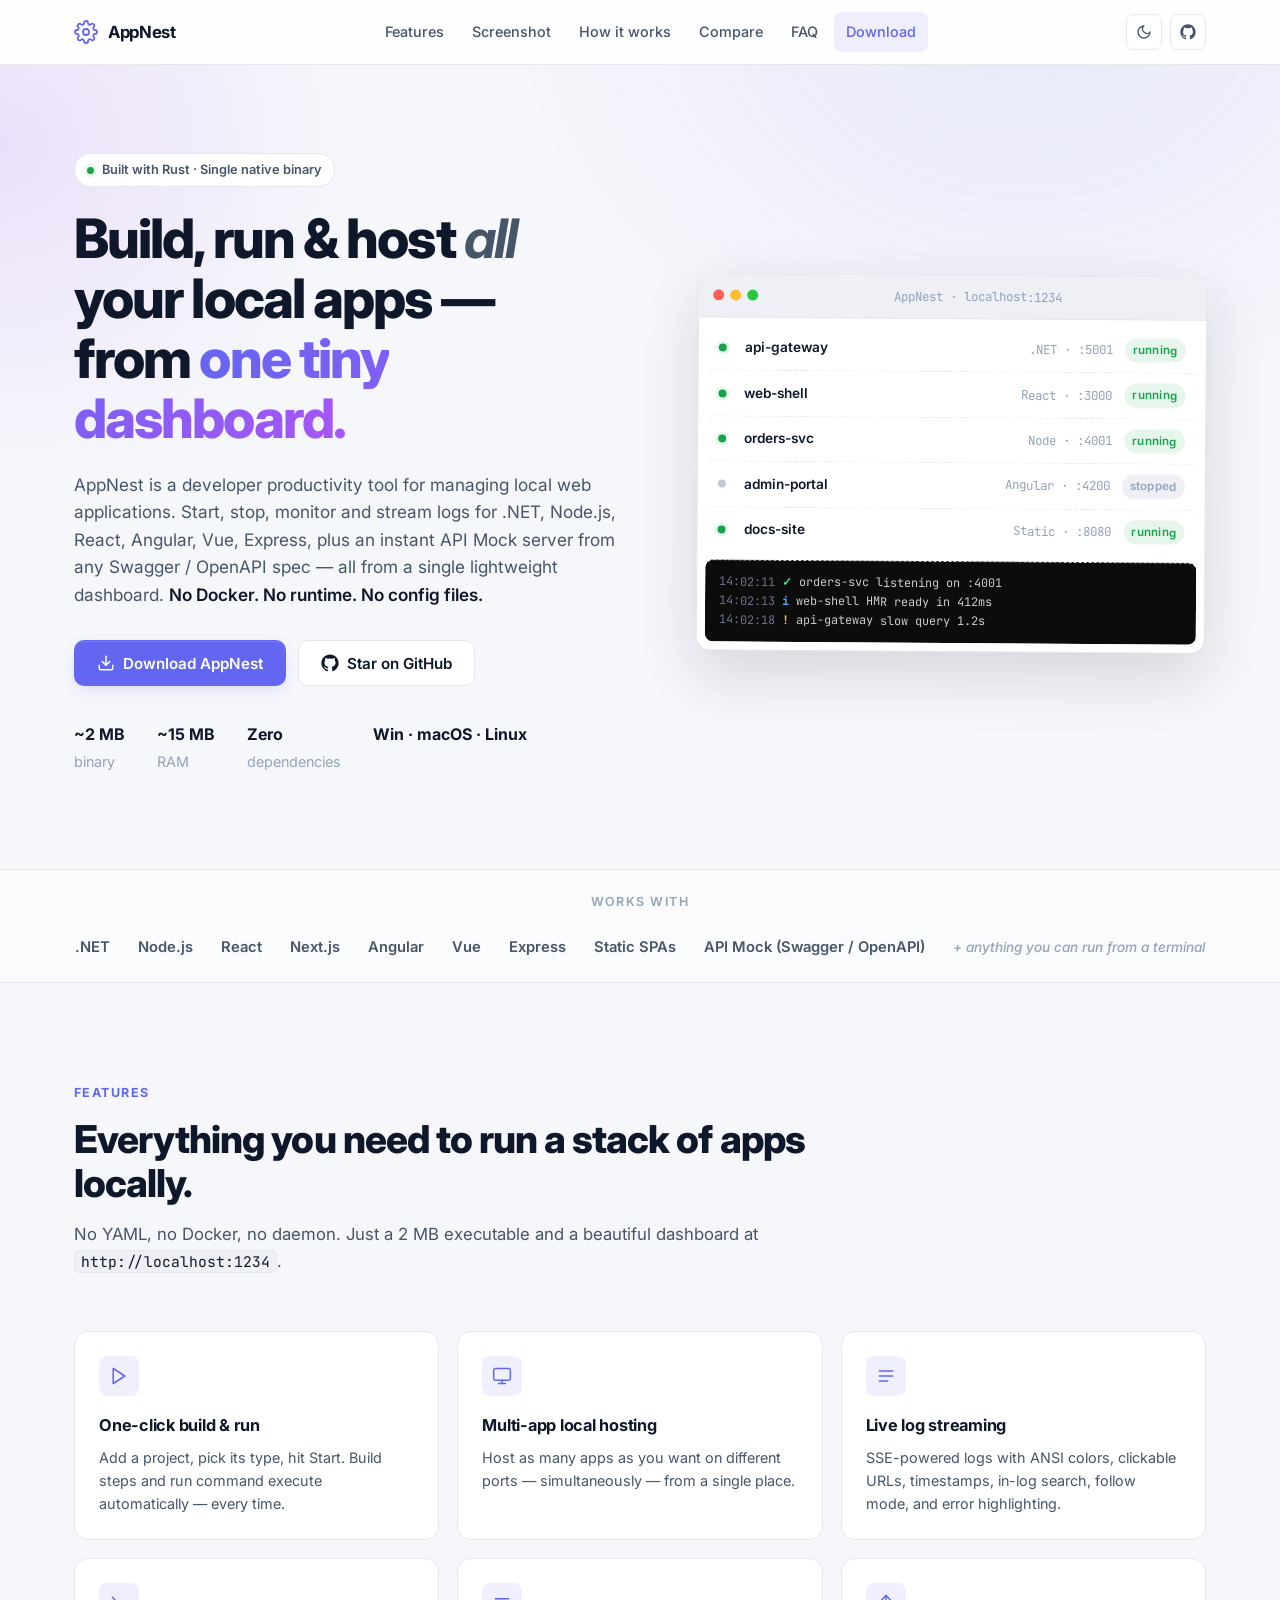
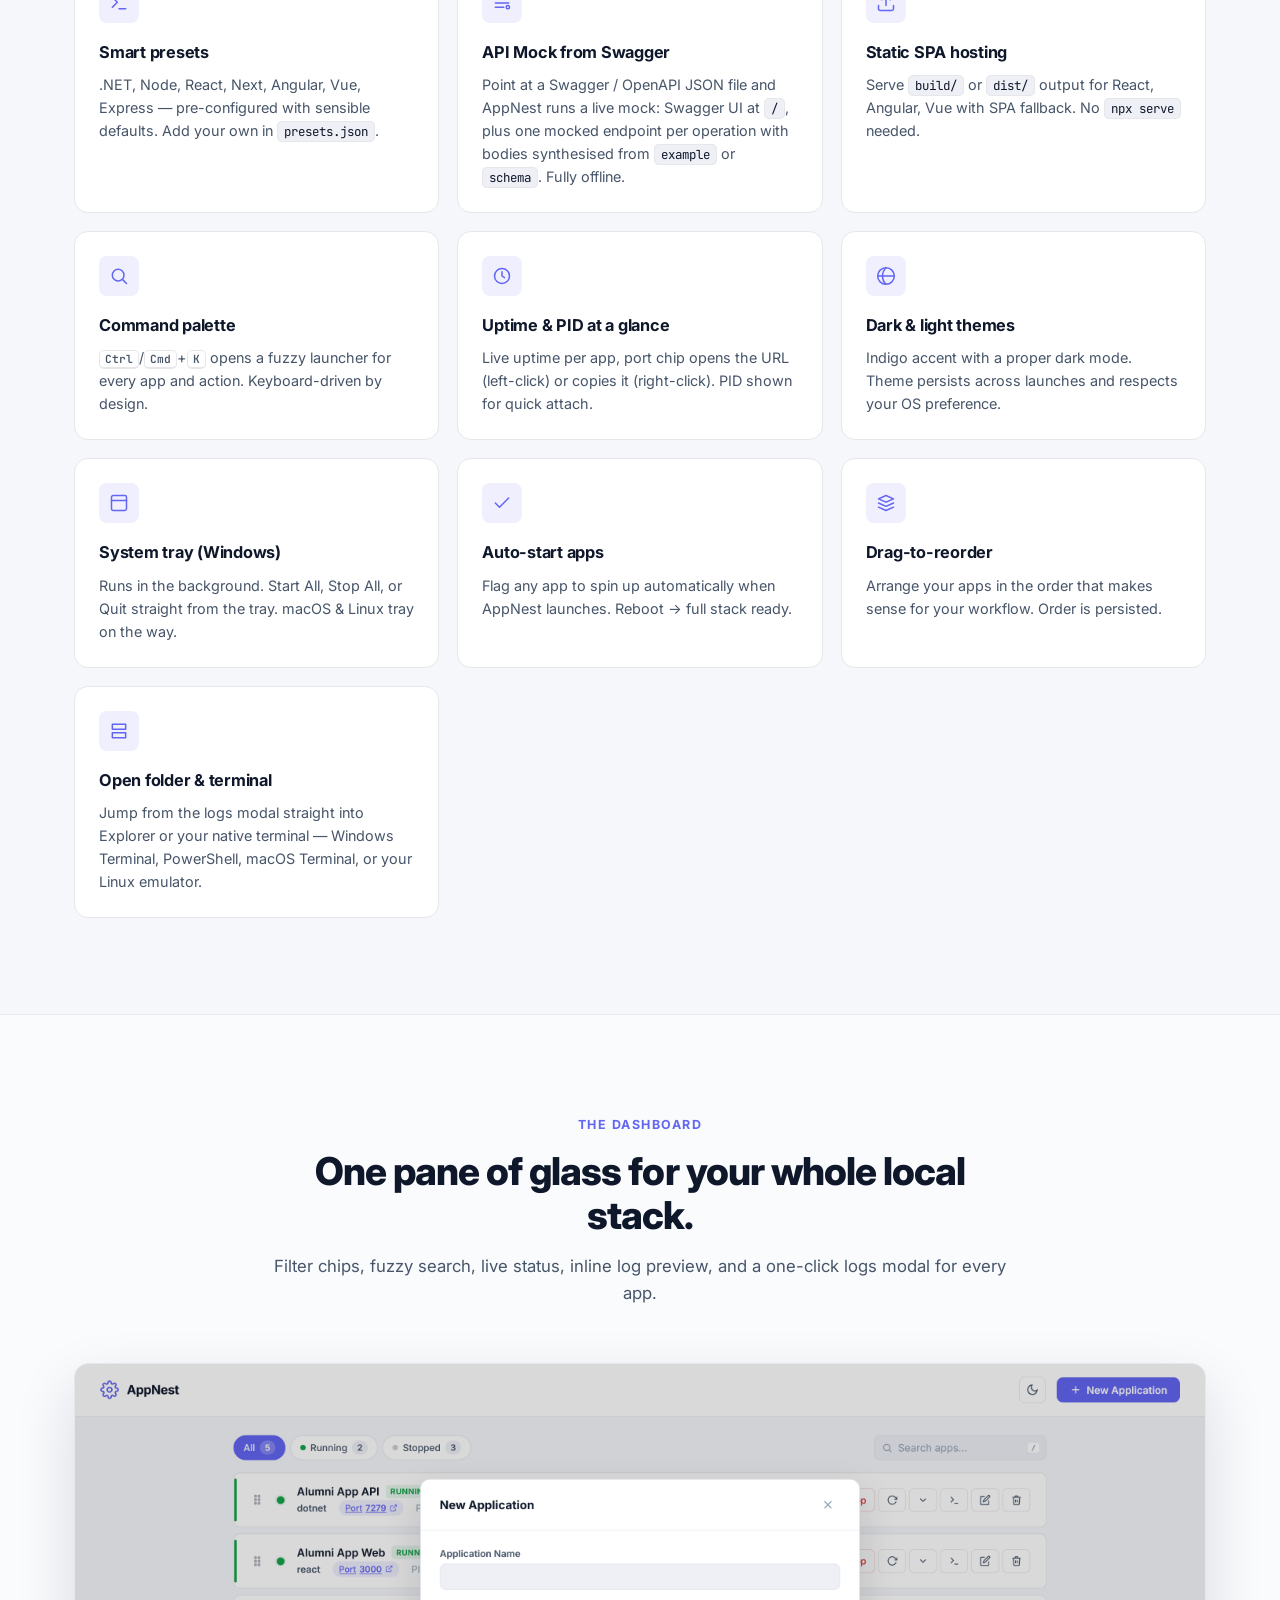
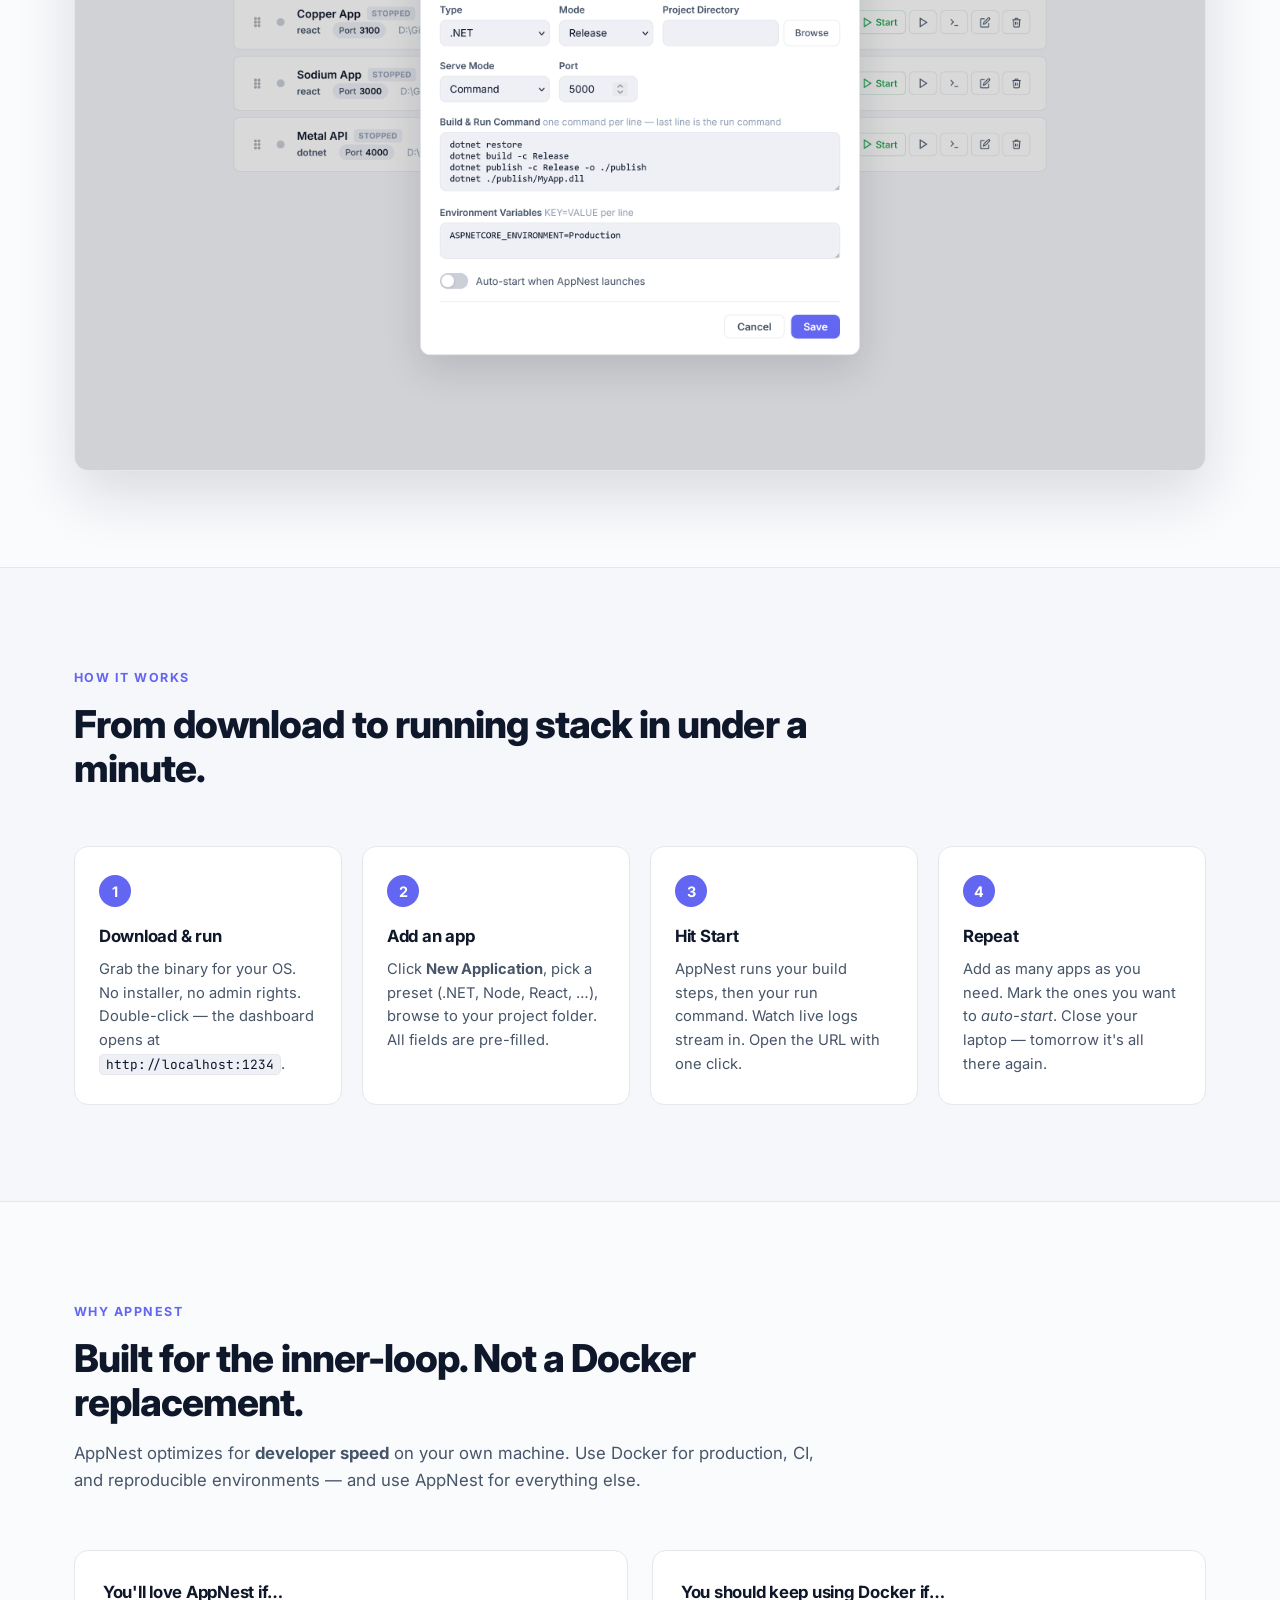
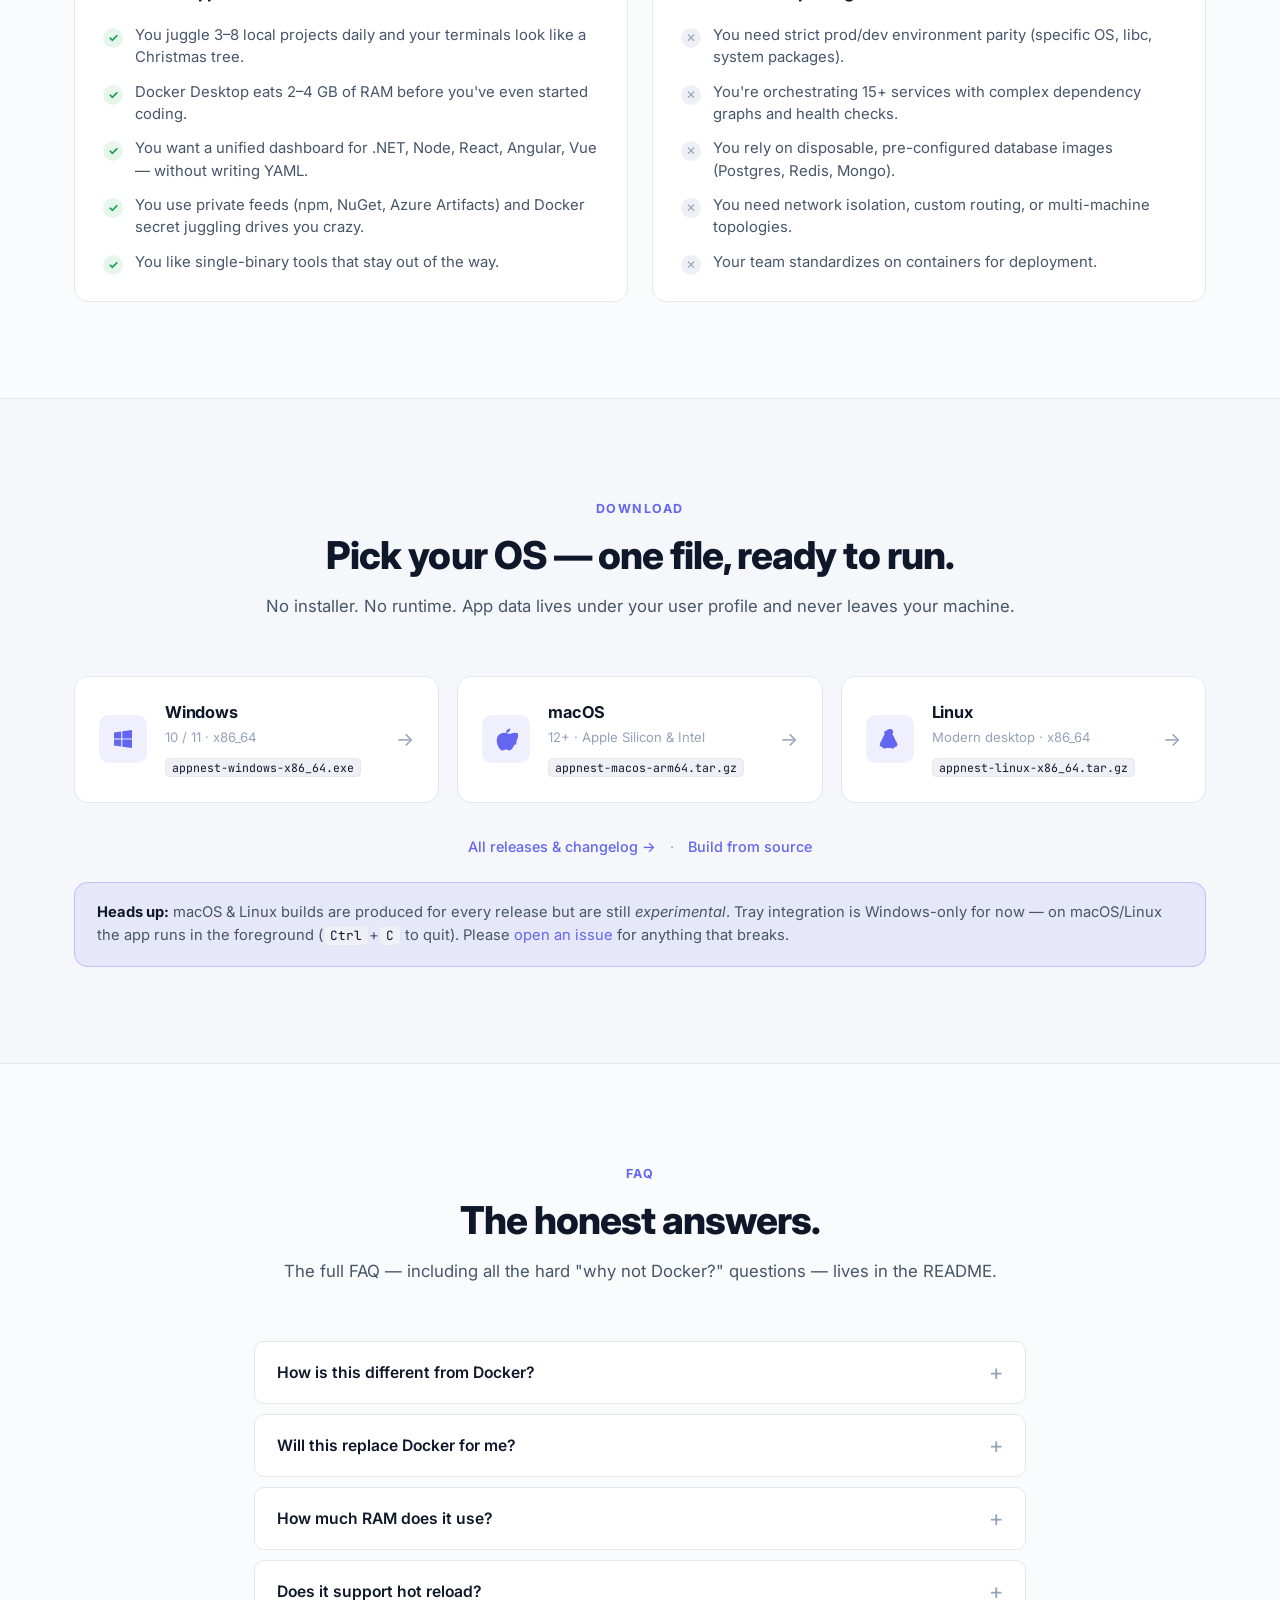
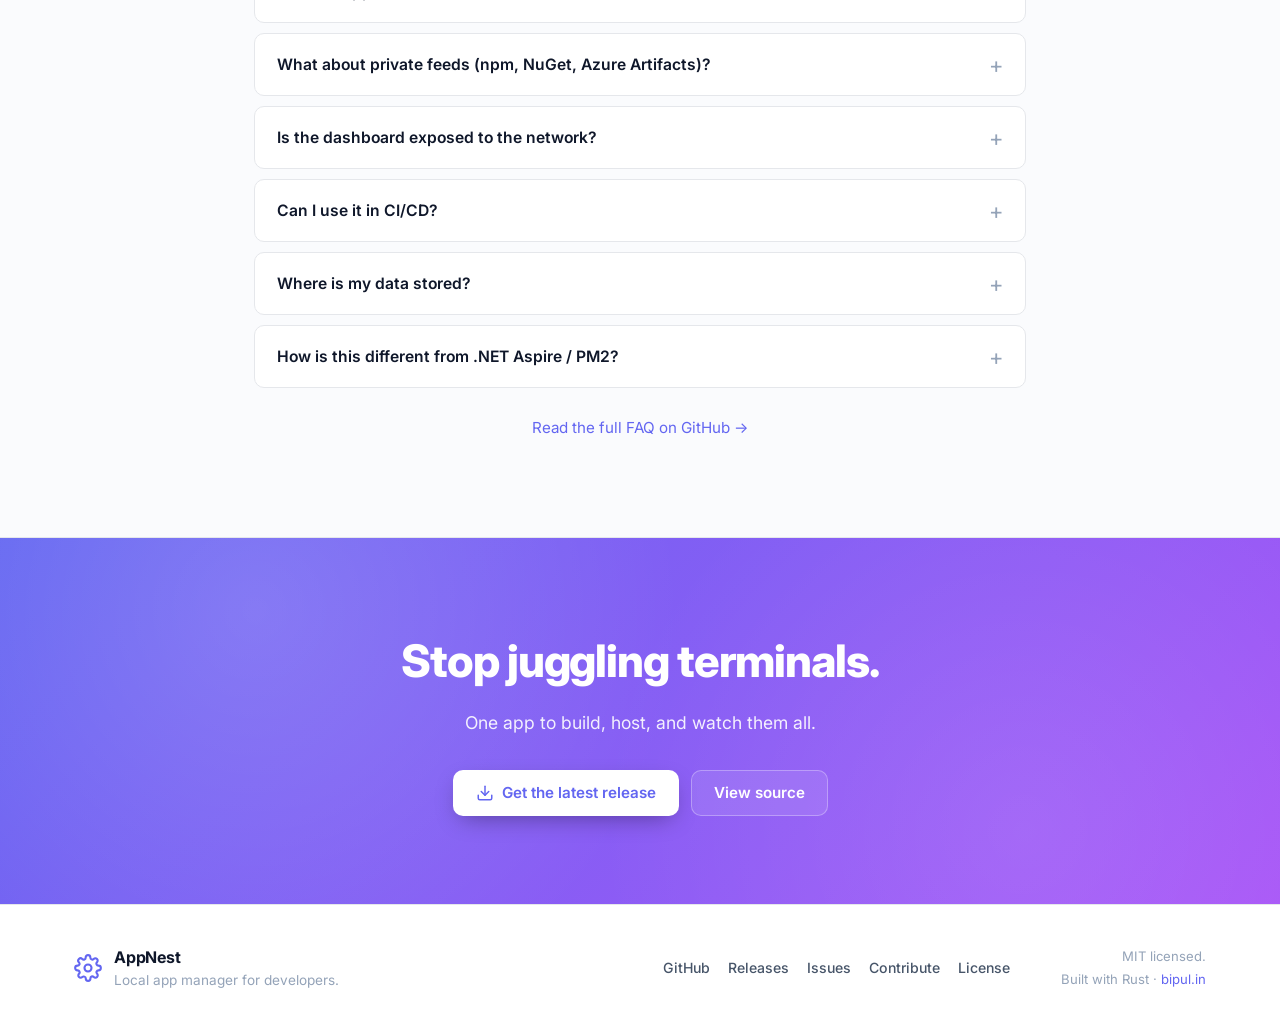
<file: docs/index.html>
<!DOCTYPE html>
<html lang="en">
<head>
  <meta charset="UTF-8" />
  <meta name="viewport" content="width=device-width, initial-scale=1.0" />
  <title>AppNest — Build, run & host all your local apps from one dashboard</title>
  <meta name="description" content="AppNest is a tiny native dashboard for managing local development apps. Build, run, host, and stream logs for .NET, Node, React, Angular, Vue and more — from a single 2 MB executable. No Docker. No runtime. Just one app." />
  <meta name="theme-color" content="#6366f1" />
  <meta name="color-scheme" content="light dark" />

  <!-- Open Graph -->
  <meta property="og:type" content="website" />
  <meta property="og:title" content="AppNest — Local app manager for developers" />
  <meta property="og:description" content="Stop juggling terminals. Build, run, host, and watch all your local apps from one lightweight dashboard. Single 2 MB native executable." />
  <meta property="og:url" content="https://bipul.in/AppNest/" />
  <meta property="og:image" content="https://bipul.in/AppNest/Dashboard.png" />
  <meta name="twitter:card" content="summary_large_image" />
  <meta name="twitter:title" content="AppNest — Local app manager for developers" />
  <meta name="twitter:description" content="Build, run, host, and watch all your local apps from one lightweight dashboard." />
  <meta name="twitter:image" content="https://bipul.in/AppNest/Dashboard.png" />
  <link rel="canonical" href="https://bipul.in/AppNest/" />

  <link rel="icon" type="image/svg+xml" href="data:image/svg+xml,%3Csvg xmlns='http://www.w3.org/2000/svg' viewBox='0 0 24 24' fill='none' stroke='%236366f1' stroke-width='1.8'%3E%3Ccircle cx='12' cy='12' r='3'/%3E%3Cpath d='M19.4 15a1.65 1.65 0 0 0 .33 1.82l.06.06a2 2 0 1 1-2.83 2.83l-.06-.06a1.65 1.65 0 0 0-1.82-.33 1.65 1.65 0 0 0-1 1.51V21a2 2 0 0 1-4 0v-.09A1.65 1.65 0 0 0 9 19.4a1.65 1.65 0 0 0-1.82.33l-.06.06a2 2 0 1 1-2.83-2.83l.06-.06A1.65 1.65 0 0 0 4.68 15a1.65 1.65 0 0 0-1.51-1H3a2 2 0 0 1 0-4h.09A1.65 1.65 0 0 0 4.6 9a1.65 1.65 0 0 0-.33-1.82l-.06-.06a2 2 0 1 1 2.83-2.83l.06.06A1.65 1.65 0 0 0 9 4.68a1.65 1.65 0 0 0 1-1.51V3a2 2 0 0 1 4 0v.09a1.65 1.65 0 0 0 1 1.51 1.65 1.65 0 0 0 1.82-.33l.06-.06a2 2 0 1 1 2.83 2.83l-.06.06A1.65 1.65 0 0 0 19.4 9a1.65 1.65 0 0 0 1.51 1H21a2 2 0 0 1 0 4h-.09a1.65 1.65 0 0 0-1.51 1z'/%3E%3C/svg%3E" />

  <link href="https://fonts.googleapis.com/css2?family=Inter:wght@400;500;600;700;800&family=JetBrains+Mono:wght@400;500&display=swap" rel="stylesheet" />
  <link rel="stylesheet" href="style.css" />

  <script>
    // Apply theme before paint to prevent flash
    (function () {
      try {
        var t = localStorage.getItem('appnest-theme');
        if (!t) t = window.matchMedia('(prefers-color-scheme: dark)').matches ? 'dark' : 'light';
        document.documentElement.setAttribute('data-theme', t);
      } catch (e) {}
    })();
  </script>
</head>
<body>

  <!-- ━━━ Header ━━━━━━━━━━━━━━━━━━━━━━━━━━━━━━━━━━━━━━━━━━━━━━━━━━ -->
  <header class="site-header">
    <div class="container header-inner">
      <a href="#top" class="brand" aria-label="AppNest home">
        <svg class="brand-logo" viewBox="0 0 24 24" fill="none" stroke="currentColor" stroke-width="1.8" aria-hidden="true">
          <circle cx="12" cy="12" r="3" />
          <path d="M19.4 15a1.65 1.65 0 0 0 .33 1.82l.06.06a2 2 0 1 1-2.83 2.83l-.06-.06a1.65 1.65 0 0 0-1.82-.33 1.65 1.65 0 0 0-1 1.51V21a2 2 0 0 1-4 0v-.09A1.65 1.65 0 0 0 9 19.4a1.65 1.65 0 0 0-1.82.33l-.06.06a2 2 0 1 1-2.83-2.83l.06-.06A1.65 1.65 0 0 0 4.68 15a1.65 1.65 0 0 0-1.51-1H3a2 2 0 0 1 0-4h.09A1.65 1.65 0 0 0 4.6 9a1.65 1.65 0 0 0-.33-1.82l-.06-.06a2 2 0 1 1 2.83-2.83l.06.06A1.65 1.65 0 0 0 9 4.68a1.65 1.65 0 0 0 1-1.51V3a2 2 0 0 1 4 0v.09a1.65 1.65 0 0 0 1 1.51 1.65 1.65 0 0 0 1.82-.33l.06-.06a2 2 0 1 1 2.83 2.83l-.06.06A1.65 1.65 0 0 0 19.4 9a1.65 1.65 0 0 0 1.51 1H21a2 2 0 0 1 0 4h-.09a1.65 1.65 0 0 0-1.51 1z" />
        </svg>
        <span class="brand-name">AppNest</span>
      </a>

      <nav class="site-nav" id="siteNav" aria-label="Primary">
        <a href="#features">Features</a>
        <a href="#screenshot">Screenshot</a>
        <a href="#how">How it works</a>
        <a href="#compare">Compare</a>
        <a href="#faq">FAQ</a>
        <a href="#download" class="nav-cta">Download</a>
      </nav>

      <div class="header-actions">
        <button class="icon-btn" id="btnTheme" type="button" title="Toggle theme" aria-label="Toggle theme">
          <svg class="icon-moon" viewBox="0 0 24 24" fill="none" stroke="currentColor" stroke-width="2" aria-hidden="true"><path d="M21 12.79A9 9 0 1 1 11.21 3 7 7 0 0 0 21 12.79z" /></svg>
          <svg class="icon-sun" viewBox="0 0 24 24" fill="none" stroke="currentColor" stroke-width="2" aria-hidden="true"><circle cx="12" cy="12" r="4" /><path d="M12 2v2M12 20v2M4.93 4.93l1.41 1.41M17.66 17.66l1.41 1.41M2 12h2M20 12h2M4.93 19.07l1.41-1.41M17.66 6.34l1.41-1.41" /></svg>
        </button>
        <a class="icon-btn" href="https://github.com/BipulRaman/AppNest" target="_blank" rel="noopener" title="View on GitHub" aria-label="View on GitHub">
          <svg viewBox="0 0 24 24" fill="currentColor" aria-hidden="true"><path d="M12 .5C5.65.5.5 5.65.5 12c0 5.08 3.29 9.39 7.86 10.91.57.1.78-.25.78-.55 0-.27-.01-1.16-.02-2.11-3.2.7-3.87-1.36-3.87-1.36-.52-1.32-1.27-1.67-1.27-1.67-1.04-.71.08-.69.08-.69 1.15.08 1.76 1.18 1.76 1.18 1.02 1.75 2.69 1.25 3.34.96.1-.74.4-1.25.72-1.54-2.55-.29-5.24-1.28-5.24-5.69 0-1.26.45-2.29 1.18-3.1-.12-.29-.51-1.46.11-3.05 0 0 .97-.31 3.18 1.19a11.07 11.07 0 0 1 5.79 0c2.21-1.5 3.18-1.19 3.18-1.19.62 1.59.23 2.76.11 3.05.74.81 1.18 1.84 1.18 3.1 0 4.42-2.69 5.4-5.25 5.68.41.36.78 1.07.78 2.16 0 1.56-.01 2.81-.01 3.19 0 .31.21.67.79.55C20.21 21.39 23.5 17.08 23.5 12 23.5 5.65 18.35.5 12 .5z" /></svg>
        </a>
        <button class="icon-btn nav-toggle" id="btnNav" type="button" aria-label="Open menu" aria-controls="siteNav" aria-expanded="false">
          <svg viewBox="0 0 24 24" fill="none" stroke="currentColor" stroke-width="2" aria-hidden="true"><line x1="3" y1="6" x2="21" y2="6" /><line x1="3" y1="12" x2="21" y2="12" /><line x1="3" y1="18" x2="21" y2="18" /></svg>
        </button>
      </div>
    </div>
  </header>

  <main id="top">

    <!-- ━━━ Hero ━━━━━━━━━━━━━━━━━━━━━━━━━━━━━━━━━━━━━━━━━━━━━━━━━ -->
    <section class="hero">
      <div class="container hero-inner">
        <div class="hero-copy">
          <span class="eyebrow">
            <span class="dot"></span>
            Built with Rust · Single native binary
          </span>
          <h1 class="hero-title">
            Build, run &amp; host <em>all</em> your local apps —<br />
            from <span class="grad">one tiny dashboard.</span>
          </h1>
          <p class="hero-sub">
            AppNest is a developer productivity tool for managing local web applications.
            Start, stop, monitor and stream logs for .NET, Node.js, React, Angular, Vue, Express, plus an instant API Mock server from any Swagger / OpenAPI spec
            — all from a single lightweight dashboard. <strong>No Docker. No runtime. No config files.</strong>
          </p>

          <div class="hero-cta">
            <a class="btn btn-accent btn-lg" href="#download">
              <svg viewBox="0 0 24 24" fill="none" stroke="currentColor" stroke-width="2" stroke-linecap="round" stroke-linejoin="round" aria-hidden="true"><path d="M21 15v4a2 2 0 0 1-2 2H5a2 2 0 0 1-2-2v-4" /><polyline points="7 10 12 15 17 10" /><line x1="12" y1="15" x2="12" y2="3" /></svg>
              Download AppNest
            </a>
            <a class="btn btn-ghost btn-lg" href="https://github.com/BipulRaman/AppNest" target="_blank" rel="noopener">
              <svg viewBox="0 0 24 24" fill="currentColor" aria-hidden="true"><path d="M12 .5C5.65.5.5 5.65.5 12c0 5.08 3.29 9.39 7.86 10.91.57.1.78-.25.78-.55 0-.27-.01-1.16-.02-2.11-3.2.7-3.87-1.36-3.87-1.36-.52-1.32-1.27-1.67-1.27-1.67-1.04-.71.08-.69.08-.69 1.15.08 1.76 1.18 1.76 1.18 1.02 1.75 2.69 1.25 3.34.96.1-.74.4-1.25.72-1.54-2.55-.29-5.24-1.28-5.24-5.69 0-1.26.45-2.29 1.18-3.1-.12-.29-.51-1.46.11-3.05 0 0 .97-.31 3.18 1.19a11.07 11.07 0 0 1 5.79 0c2.21-1.5 3.18-1.19 3.18-1.19.62 1.59.23 2.76.11 3.05.74.81 1.18 1.84 1.18 3.1 0 4.42-2.69 5.4-5.25 5.68.41.36.78 1.07.78 2.16 0 1.56-.01 2.81-.01 3.19 0 .31.21.67.79.55C20.21 21.39 23.5 17.08 23.5 12 23.5 5.65 18.35.5 12 .5z" /></svg>
              Star on GitHub
            </a>
          </div>

          <ul class="hero-meta">
            <li><strong>~2 MB</strong> binary</li>
            <li><strong>~15 MB</strong> RAM</li>
            <li><strong>Zero</strong> dependencies</li>
            <li><strong>Win · macOS · Linux</strong></li>
          </ul>
        </div>

        <div class="hero-visual" aria-hidden="true">
          <div class="window-mock">
            <div class="window-bar">
              <span class="dot red"></span>
              <span class="dot yellow"></span>
              <span class="dot green"></span>
              <span class="window-title">AppNest · localhost:1234</span>
            </div>
            <div class="window-body">
              <div class="row">
                <span class="status running"></span>
                <span class="row-name">api-gateway</span>
                <span class="row-meta">.NET · :5001</span>
                <span class="badge ok">running</span>
              </div>
              <div class="row">
                <span class="status running"></span>
                <span class="row-name">web-shell</span>
                <span class="row-meta">React · :3000</span>
                <span class="badge ok">running</span>
              </div>
              <div class="row">
                <span class="status running"></span>
                <span class="row-name">orders-svc</span>
                <span class="row-meta">Node · :4001</span>
                <span class="badge ok">running</span>
              </div>
              <div class="row">
                <span class="status stopped"></span>
                <span class="row-name">admin-portal</span>
                <span class="row-meta">Angular · :4200</span>
                <span class="badge muted">stopped</span>
              </div>
              <div class="row">
                <span class="status running"></span>
                <span class="row-name">docs-site</span>
                <span class="row-meta">Static · :8080</span>
                <span class="badge ok">running</span>
              </div>
              <div class="row log-row">
                <pre><span class="log-time">14:02:11</span> <span class="log-ok">✓</span> orders-svc listening on :4001
<span class="log-time">14:02:13</span> <span class="log-info">i</span> web-shell HMR ready in 412ms
<span class="log-time">14:02:18</span> <span class="log-warn">!</span> api-gateway slow query 1.2s</pre>
              </div>
            </div>
          </div>
        </div>
      </div>
    </section>

    <!-- ━━━ Logos / framework strip ━━━━━━━━━━━━━━━━━━━━━━━━━━━━━━ -->
    <section class="strip">
      <div class="container strip-inner">
        <span class="strip-label">Works with</span>
        <ul class="strip-items">
          <li>.NET</li><li>Node.js</li><li>React</li><li>Next.js</li>
          <li>Angular</li><li>Vue</li><li>Express</li><li>Static SPAs</li>
          <li>API Mock (Swagger / OpenAPI)</li>
          <li>+ anything you can run from a terminal</li>
        </ul>
      </div>
    </section>

    <!-- ━━━ Features ━━━━━━━━━━━━━━━━━━━━━━━━━━━━━━━━━━━━━━━━━━━━━ -->
    <section id="features" class="section">
      <div class="container">
        <header class="section-head">
          <span class="kicker">Features</span>
          <h2>Everything you need to run a stack of apps locally.</h2>
          <p class="lead">No YAML, no Docker, no daemon. Just a 2 MB executable and a beautiful dashboard at <code>http://localhost:1234</code>.</p>
        </header>

        <div class="features-grid">
          <article class="feature">
            <div class="feature-icon">
              <svg viewBox="0 0 24 24" fill="none" stroke="currentColor" stroke-width="1.8" stroke-linecap="round" stroke-linejoin="round"><polygon points="5 3 19 12 5 21 5 3" /></svg>
            </div>
            <h3>One-click build &amp; run</h3>
            <p>Add a project, pick its type, hit Start. Build steps and run command execute automatically — every time.</p>
          </article>

          <article class="feature">
            <div class="feature-icon">
              <svg viewBox="0 0 24 24" fill="none" stroke="currentColor" stroke-width="1.8" stroke-linecap="round" stroke-linejoin="round"><rect x="2" y="3" width="20" height="14" rx="2" /><line x1="8" y1="21" x2="16" y2="21" /><line x1="12" y1="17" x2="12" y2="21" /></svg>
            </div>
            <h3>Multi-app local hosting</h3>
            <p>Host as many apps as you want on different ports — simultaneously — from a single place.</p>
          </article>

          <article class="feature">
            <div class="feature-icon">
              <svg viewBox="0 0 24 24" fill="none" stroke="currentColor" stroke-width="1.8" stroke-linecap="round" stroke-linejoin="round"><path d="M4 6h16M4 12h16M4 18h10" /></svg>
            </div>
            <h3>Live log streaming</h3>
            <p>SSE-powered logs with ANSI colors, clickable URLs, timestamps, in-log search, follow mode, and error highlighting.</p>
          </article>

          <article class="feature">
            <div class="feature-icon">
              <svg viewBox="0 0 24 24" fill="none" stroke="currentColor" stroke-width="1.8" stroke-linecap="round" stroke-linejoin="round"><polyline points="4 17 10 11 4 5" /><line x1="12" y1="19" x2="20" y2="19" /></svg>
            </div>
            <h3>Smart presets</h3>
            <p>.NET, Node, React, Next, Angular, Vue, Express — pre-configured with sensible defaults. Add your own in <code>presets.json</code>.</p>
          </article>

          <article class="feature">
            <div class="feature-icon">
              <svg viewBox="0 0 24 24" fill="none" stroke="currentColor" stroke-width="1.8" stroke-linecap="round" stroke-linejoin="round"><path d="M4 7h16M4 12h16M4 17h10"/><circle cx="19" cy="17" r="2"/></svg>
            </div>
            <h3>API Mock from Swagger</h3>
            <p>Point at a Swagger / OpenAPI JSON file and AppNest runs a live mock: Swagger UI at <code>/</code>, plus one mocked endpoint per operation with bodies synthesised from <code>example</code> or <code>schema</code>. Fully offline.</p>
          </article>

          <article class="feature">
            <div class="feature-icon">
              <svg viewBox="0 0 24 24" fill="none" stroke="currentColor" stroke-width="1.8" stroke-linecap="round" stroke-linejoin="round"><path d="M21 15v4a2 2 0 0 1-2 2H5a2 2 0 0 1-2-2v-4" /><polyline points="17 8 12 3 7 8" /><line x1="12" y1="3" x2="12" y2="15" /></svg>
            </div>
            <h3>Static SPA hosting</h3>
            <p>Serve <code>build/</code> or <code>dist/</code> output for React, Angular, Vue with SPA fallback. No <code>npx serve</code> needed.</p>
          </article>

          <article class="feature">
            <div class="feature-icon">
              <svg viewBox="0 0 24 24" fill="none" stroke="currentColor" stroke-width="1.8" stroke-linecap="round" stroke-linejoin="round"><circle cx="11" cy="11" r="7" /><line x1="21" y1="21" x2="16.65" y2="16.65" /></svg>
            </div>
            <h3>Command palette</h3>
            <p><kbd>Ctrl</kbd>/<kbd>Cmd</kbd>+<kbd>K</kbd> opens a fuzzy launcher for every app and action. Keyboard-driven by design.</p>
          </article>

          <article class="feature">
            <div class="feature-icon">
              <svg viewBox="0 0 24 24" fill="none" stroke="currentColor" stroke-width="1.8" stroke-linecap="round" stroke-linejoin="round"><circle cx="12" cy="12" r="9" /><path d="M12 7v5l3 2" /></svg>
            </div>
            <h3>Uptime &amp; PID at a glance</h3>
            <p>Live uptime per app, port chip opens the URL (left-click) or copies it (right-click). PID shown for quick attach.</p>
          </article>

          <article class="feature">
            <div class="feature-icon">
              <svg viewBox="0 0 24 24" fill="none" stroke="currentColor" stroke-width="1.8" stroke-linecap="round" stroke-linejoin="round"><circle cx="12" cy="12" r="10" /><path d="M12 2a14 14 0 0 0 0 20M2 12h20" /></svg>
            </div>
            <h3>Dark &amp; light themes</h3>
            <p>Indigo accent with a proper dark mode. Theme persists across launches and respects your OS preference.</p>
          </article>

          <article class="feature">
            <div class="feature-icon">
              <svg viewBox="0 0 24 24" fill="none" stroke="currentColor" stroke-width="1.8" stroke-linecap="round" stroke-linejoin="round"><rect x="3" y="3" width="18" height="18" rx="2" /><line x1="3" y1="9" x2="21" y2="9" /></svg>
            </div>
            <h3>System tray (Windows)</h3>
            <p>Runs in the background. Start All, Stop All, or Quit straight from the tray. macOS &amp; Linux tray on the way.</p>
          </article>

          <article class="feature">
            <div class="feature-icon">
              <svg viewBox="0 0 24 24" fill="none" stroke="currentColor" stroke-width="1.8" stroke-linecap="round" stroke-linejoin="round"><polyline points="20 6 9 17 4 12" /></svg>
            </div>
            <h3>Auto-start apps</h3>
            <p>Flag any app to spin up automatically when AppNest launches. Reboot &rarr; full stack ready.</p>
          </article>

          <article class="feature">
            <div class="feature-icon">
              <svg viewBox="0 0 24 24" fill="none" stroke="currentColor" stroke-width="1.8" stroke-linecap="round" stroke-linejoin="round"><path d="M3 7l9-4 9 4-9 4-9-4z" /><path d="M3 12l9 4 9-4" /><path d="M3 17l9 4 9-4" /></svg>
            </div>
            <h3>Drag-to-reorder</h3>
            <p>Arrange your apps in the order that makes sense for your workflow. Order is persisted.</p>
          </article>

          <article class="feature">
            <div class="feature-icon">
              <svg viewBox="0 0 24 24" fill="none" stroke="currentColor" stroke-width="1.8" stroke-linecap="round" stroke-linejoin="round"><path d="M4 4h16v6H4zM4 14h16v6H4z" /></svg>
            </div>
            <h3>Open folder &amp; terminal</h3>
            <p>Jump from the logs modal straight into Explorer or your native terminal — Windows Terminal, PowerShell, macOS Terminal, or your Linux emulator.</p>
          </article>
        </div>
      </div>
    </section>

    <!-- ━━━ Screenshot ━━━━━━━━━━━━━━━━━━━━━━━━━━━━━━━━━━━━━━━━━━━ -->
    <section id="screenshot" class="section section-alt">
      <div class="container">
        <header class="section-head center">
          <span class="kicker">The dashboard</span>
          <h2>One pane of glass for your whole local stack.</h2>
          <p class="lead">Filter chips, fuzzy search, live status, inline log preview, and a one-click logs modal for every app.</p>
        </header>
        <figure class="screenshot">
          <img src="Dashboard.png" alt="AppNest dashboard showing multiple running applications with live status, ports, and inline log previews" loading="lazy" />
        </figure>
      </div>
    </section>

    <!-- ━━━ How it works ━━━━━━━━━━━━━━━━━━━━━━━━━━━━━━━━━━━━━━━━━ -->
    <section id="how" class="section">
      <div class="container">
        <header class="section-head">
          <span class="kicker">How it works</span>
          <h2>From download to running stack in under a minute.</h2>
        </header>

        <ol class="steps">
          <li class="step">
            <span class="step-num">1</span>
            <h3>Download &amp; run</h3>
            <p>Grab the binary for your OS. No installer, no admin rights. Double-click — the dashboard opens at <code>http://localhost:1234</code>.</p>
          </li>
          <li class="step">
            <span class="step-num">2</span>
            <h3>Add an app</h3>
            <p>Click <strong>New Application</strong>, pick a preset (.NET, Node, React, …), browse to your project folder. All fields are pre-filled.</p>
          </li>
          <li class="step">
            <span class="step-num">3</span>
            <h3>Hit Start</h3>
            <p>AppNest runs your build steps, then your run command. Watch live logs stream in. Open the URL with one click.</p>
          </li>
          <li class="step">
            <span class="step-num">4</span>
            <h3>Repeat</h3>
            <p>Add as many apps as you need. Mark the ones you want to <em>auto-start</em>. Close your laptop &mdash; tomorrow it's all there again.</p>
          </li>
        </ol>
      </div>
    </section>

    <!-- ━━━ Compare ━━━━━━━━━━━━━━━━━━━━━━━━━━━━━━━━━━━━━━━━━━━━━━ -->
    <section id="compare" class="section section-alt">
      <div class="container">
        <header class="section-head">
          <span class="kicker">Why AppNest</span>
          <h2>Built for the inner-loop. Not a Docker replacement.</h2>
          <p class="lead">AppNest optimizes for <strong>developer speed</strong> on your own machine. Use Docker for production, CI, and reproducible environments — and use AppNest for everything else.</p>
        </header>

        <div class="compare-grid">
          <div class="compare-col">
            <h3>You'll love AppNest if&hellip;</h3>
            <ul class="check-list good">
              <li>You juggle 3–8 local projects daily and your terminals look like a Christmas tree.</li>
              <li>Docker Desktop eats 2–4 GB of RAM before you've even started coding.</li>
              <li>You want a unified dashboard for .NET, Node, React, Angular, Vue — without writing YAML.</li>
              <li>You use private feeds (npm, NuGet, Azure Artifacts) and Docker secret juggling drives you crazy.</li>
              <li>You like single-binary tools that stay out of the way.</li>
            </ul>
          </div>
          <div class="compare-col">
            <h3>You should keep using Docker if&hellip;</h3>
            <ul class="check-list bad">
              <li>You need strict prod/dev environment parity (specific OS, libc, system packages).</li>
              <li>You're orchestrating 15+ services with complex dependency graphs and health checks.</li>
              <li>You rely on disposable, pre-configured database images (Postgres, Redis, Mongo).</li>
              <li>You need network isolation, custom routing, or multi-machine topologies.</li>
              <li>Your team standardizes on containers for deployment.</li>
            </ul>
          </div>
        </div>
      </div>
    </section>

    <!-- ━━━ Download ━━━━━━━━━━━━━━━━━━━━━━━━━━━━━━━━━━━━━━━━━━━━━━ -->
    <section id="download" class="section">
      <div class="container">
        <header class="section-head center">
          <span class="kicker">Download</span>
          <h2>Pick your OS &mdash; one file, ready to run.</h2>
          <p class="lead">No installer. No runtime. App data lives under your user profile and never leaves your machine.</p>
        </header>

        <div class="download-grid">
          <a class="download-card" href="https://github.com/BipulRaman/AppNest/releases/latest" target="_blank" rel="noopener">
            <div class="dl-icon">
              <svg viewBox="0 0 24 24" fill="currentColor" aria-hidden="true"><path d="M3 5.475L10.207 4.5v6.92H3V5.475zM3 18.525L10.207 19.5v-6.92H3v5.945zM11.293 19.65L21 21V12.58h-9.707v7.07zm0-15.3L21 3v8.42h-9.707V4.35z"/></svg>
            </div>
            <div class="dl-meta">
              <h3>Windows</h3>
              <p>10 / 11 · x86_64</p>
              <span class="dl-file"><code>appnest-windows-x86_64.exe</code></span>
            </div>
            <span class="dl-arrow" aria-hidden="true">&rarr;</span>
          </a>

          <a class="download-card" href="https://github.com/BipulRaman/AppNest/releases/latest" target="_blank" rel="noopener">
            <div class="dl-icon">
              <svg viewBox="0 0 24 24" fill="currentColor" aria-hidden="true"><path d="M16.36 1.43c.05 1.16-.42 2.32-1.18 3.13-.78.83-2.05 1.45-3.18 1.36-.07-1.13.49-2.31 1.21-3.05.78-.83 2.13-1.43 3.15-1.44zM20.5 17.6c-.49 1.13-.73 1.64-1.36 2.65-.88 1.4-2.13 3.15-3.66 3.16-1.36.01-1.71-.88-3.55-.87-1.84.01-2.23.88-3.59.87-1.54-.01-2.71-1.59-3.59-2.99C2.32 16.46 2.06 11.4 4.13 8.7c1.46-1.91 3.78-3.04 5.94-3.04 2.21 0 3.6 1.21 5.42 1.21 1.77 0 2.85-1.21 5.4-1.21 1.93 0 3.97 1.05 5.42 2.87-4.77 2.62-3.99 9.4-3.81 9.07z"/></svg>
            </div>
            <div class="dl-meta">
              <h3>macOS</h3>
              <p>12+ · Apple Silicon &amp; Intel</p>
              <span class="dl-file"><code>appnest-macos-arm64.tar.gz</code></span>
            </div>
            <span class="dl-arrow" aria-hidden="true">&rarr;</span>
          </a>

          <a class="download-card" href="https://github.com/BipulRaman/AppNest/releases/latest" target="_blank" rel="noopener">
            <div class="dl-icon">
              <svg viewBox="0 0 24 24" fill="currentColor" aria-hidden="true"><path d="M12.3 2c1.6 0 2.9 1.3 2.9 2.9 0 .9-.4 1.7-1 2.2.5.6 1.6 1.9 1.9 3 .8 2.7 2.2 4.4 3 6.1.7 1.5 0 2.7-.7 3.4-.4.4-1.1.6-1.7.4-.2.7-.7 1.2-1.5 1.4-1 .3-2.2 0-2.9-.7-.9.4-2.5.4-3.4 0-.7.7-1.9 1-2.9.7-.8-.2-1.3-.7-1.5-1.4-.6.2-1.3 0-1.7-.4-.7-.7-1.4-1.9-.7-3.4.8-1.7 2.2-3.4 3-6.1.3-1.1 1.4-2.4 1.9-3-.6-.5-1-1.3-1-2.2C9 3.3 10.3 2 11.9 2h.4z"/></svg>
            </div>
            <div class="dl-meta">
              <h3>Linux</h3>
              <p>Modern desktop · x86_64</p>
              <span class="dl-file"><code>appnest-linux-x86_64.tar.gz</code></span>
            </div>
            <span class="dl-arrow" aria-hidden="true">&rarr;</span>
          </a>
        </div>

        <div class="download-foot">
          <a href="https://github.com/BipulRaman/AppNest/releases" target="_blank" rel="noopener">All releases &amp; changelog &rarr;</a>
          <span class="sep">·</span>
          <a href="https://github.com/BipulRaman/AppNest#building" target="_blank" rel="noopener">Build from source</a>
        </div>

        <div class="callout">
          <strong>Heads up:</strong> macOS &amp; Linux builds are produced for every release but are still
          <em>experimental</em>. Tray integration is Windows-only for now &mdash; on macOS/Linux the app runs in the
          foreground (<code>Ctrl</code>+<code>C</code> to quit). Please
          <a href="https://github.com/BipulRaman/AppNest/issues" target="_blank" rel="noopener">open an issue</a>
          for anything that breaks.
        </div>
      </div>
    </section>

    <!-- ━━━ FAQ ━━━━━━━━━━━━━━━━━━━━━━━━━━━━━━━━━━━━━━━━━━━━━━━━━━ -->
    <section id="faq" class="section section-alt">
      <div class="container narrow">
        <header class="section-head center">
          <span class="kicker">FAQ</span>
          <h2>The honest answers.</h2>
          <p class="lead">The full FAQ &mdash; including all the hard "why not Docker?" questions &mdash; lives in the README.</p>
        </header>

        <div class="faq">
          <details>
            <summary>How is this different from Docker?</summary>
            <p>Docker virtualizes an entire OS layer; AppNest is a lightweight process manager that runs your apps as native processes with zero abstraction overhead. There's no image to build, no daemon to keep running. You double-click an exe and your apps are live.</p>
          </details>

          <details>
            <summary>Will this replace Docker for me?</summary>
            <p>For local inner-loop development, often yes. For production, CI, reproducible environments, and disposable database images &mdash; no. Use both. They solve different problems.</p>
          </details>

          <details>
            <summary>How much RAM does it use?</summary>
            <p>AppNest itself uses ~10–15 MB of RAM &mdash; it's a native Rust binary with an embedded web UI. Compare to Docker Desktop's 1–4 GB baseline before you even start a container.</p>
          </details>

          <details>
            <summary>Does it support hot reload?</summary>
            <p>Yes &mdash; AppNest runs your apps natively, so whatever hot-reload your framework provides (Vite HMR, <code>dotnet watch</code>, <code>nodemon</code>) just works. No volume mounts, no filesystem event forwarding.</p>
          </details>

          <details>
            <summary>What about private feeds (npm, NuGet, Azure Artifacts)?</summary>
            <p>They just work. Your build commands inherit your existing authentication &mdash; <code>.npmrc</code>, <code>nuget.config</code>, credential providers, env vars &mdash; exactly the same as running from a terminal. No secret juggling.</p>
          </details>

          <details>
            <summary>Is the dashboard exposed to the network?</summary>
            <p>No. AppNest binds exclusively to <code>127.0.0.1</code>. The OS rejects all external connections. Other machines on your LAN cannot reach it.</p>
          </details>

          <details>
            <summary>Can I use it in CI/CD?</summary>
            <p>No. AppNest is a desktop tool with a GUI, system tray, and file dialogs. It's designed for developer workstations. For CI/CD, use Docker, shell scripts, or your CI platform's native tooling.</p>
          </details>

          <details>
            <summary>Where is my data stored?</summary>
            <p>Locally. Configurations live in <code>%APPDATA%\AppNest\apps.json</code> (or the platform equivalent), logs in <code>%APPDATA%\AppNest\logs\</code>. Nothing is sent to the cloud. Ever.</p>
          </details>

          <details>
            <summary>How is this different from .NET Aspire / PM2?</summary>
            <p>Aspire is a .NET-first orchestration framework with service discovery and OpenTelemetry. PM2 is Node-only. AppNest is a framework-agnostic <em>process manager</em> with a web dashboard and a 2 MB footprint &mdash; no SDK requirement, no DSL, no language coupling.</p>
          </details>
        </div>

        <p class="faq-more">
          <a href="https://github.com/BipulRaman/AppNest#faq" target="_blank" rel="noopener">Read the full FAQ on GitHub &rarr;</a>
        </p>
      </div>
    </section>

    <!-- ━━━ CTA ━━━━━━━━━━━━━━━━━━━━━━━━━━━━━━━━━━━━━━━━━━━━━━━━━━ -->
    <section class="cta">
      <div class="container cta-inner">
        <h2>Stop juggling terminals.</h2>
        <p>One app to build, host, and watch them all.</p>
        <div class="cta-actions">
          <a class="btn btn-accent btn-lg" href="https://github.com/BipulRaman/AppNest/releases/latest" target="_blank" rel="noopener">
            <svg viewBox="0 0 24 24" fill="none" stroke="currentColor" stroke-width="2" stroke-linecap="round" stroke-linejoin="round" aria-hidden="true"><path d="M21 15v4a2 2 0 0 1-2 2H5a2 2 0 0 1-2-2v-4" /><polyline points="7 10 12 15 17 10" /><line x1="12" y1="15" x2="12" y2="3" /></svg>
            Get the latest release
          </a>
          <a class="btn btn-ghost btn-lg" href="https://github.com/BipulRaman/AppNest" target="_blank" rel="noopener">View source</a>
        </div>
      </div>
    </section>
  </main>

  <!-- ━━━ Footer ━━━━━━━━━━━━━━━━━━━━━━━━━━━━━━━━━━━━━━━━━━━━━━━━━ -->
  <footer class="site-footer">
    <div class="container footer-inner">
      <div class="footer-brand">
        <svg class="brand-logo" viewBox="0 0 24 24" fill="none" stroke="currentColor" stroke-width="1.8" aria-hidden="true">
          <circle cx="12" cy="12" r="3" />
          <path d="M19.4 15a1.65 1.65 0 0 0 .33 1.82l.06.06a2 2 0 1 1-2.83 2.83l-.06-.06a1.65 1.65 0 0 0-1.82-.33 1.65 1.65 0 0 0-1 1.51V21a2 2 0 0 1-4 0v-.09A1.65 1.65 0 0 0 9 19.4a1.65 1.65 0 0 0-1.82.33l-.06.06a2 2 0 1 1-2.83-2.83l.06-.06A1.65 1.65 0 0 0 4.68 15a1.65 1.65 0 0 0-1.51-1H3a2 2 0 0 1 0-4h.09A1.65 1.65 0 0 0 4.6 9a1.65 1.65 0 0 0-.33-1.82l-.06-.06a2 2 0 1 1 2.83-2.83l.06.06A1.65 1.65 0 0 0 9 4.68a1.65 1.65 0 0 0 1-1.51V3a2 2 0 0 1 4 0v.09a1.65 1.65 0 0 0 1 1.51 1.65 1.65 0 0 0 1.82-.33l.06-.06a2 2 0 1 1 2.83 2.83l-.06.06A1.65 1.65 0 0 0 19.4 9a1.65 1.65 0 0 0 1.51 1H21a2 2 0 0 1 0 4h-.09a1.65 1.65 0 0 0-1.51 1z" />
        </svg>
        <div>
          <strong>AppNest</strong>
          <span>Local app manager for developers.</span>
        </div>
      </div>
      <nav class="footer-links" aria-label="Footer">
        <a href="https://github.com/BipulRaman/AppNest" target="_blank" rel="noopener">GitHub</a>
        <a href="https://github.com/BipulRaman/AppNest/releases" target="_blank" rel="noopener">Releases</a>
        <a href="https://github.com/BipulRaman/AppNest/issues" target="_blank" rel="noopener">Issues</a>
        <a href="https://github.com/BipulRaman/AppNest/blob/main/CONTRIBUTING.md" target="_blank" rel="noopener">Contribute</a>
        <a href="https://github.com/BipulRaman/AppNest/blob/main/LICENSE" target="_blank" rel="noopener">License</a>
      </nav>
      <div class="footer-meta">
        <span>MIT licensed.</span>
        <span>Built with Rust &middot; <a href="https://bipul.in" target="_blank" rel="noopener">bipul.in</a></span>
      </div>
    </div>
  </footer>

  <script src="script.js" defer></script>
</body>
</html>
</file>
<file: docs/style.css>
/* ━━━ Reset ━━━━━━━━━━━━━━━━━━━━━━━━━━━━━━━━━━━━━━━━━━━━━━━━━━━━━━━ */
*, *::before, *::after { box-sizing: border-box; margin: 0; padding: 0; }

:root {
  --bg: #f6f7fb;
  --bg-subtle: #eef0f6;
  --bg-soft: #fafbfd;
  --card: #ffffff;
  --border: #e5e7eb;
  --border-hover: #cbd0d8;
  --text: #0f172a;
  --text-secondary: #475569;
  --text-muted: #94a3b8;

  --accent: #6366f1;
  --accent-hover: #4f46e5;
  --accent-soft: rgba(99, 102, 241, 0.10);
  --accent-ring: rgba(99, 102, 241, 0.22);
  --accent-grad-1: #6366f1;
  --accent-grad-2: #a855f7;

  --green: #16a34a;
  --green-soft: rgba(22, 163, 74, 0.10);
  --red: #dc2626;
  --orange: #ea580c;
  --yellow: #eab308;

  --font: 'Inter', -apple-system, 'Segoe UI', system-ui, sans-serif;
  --mono: 'JetBrains Mono', 'Cascadia Code', 'SF Mono', 'Consolas', monospace;

  --radius: 8px;
  --radius-md: 10px;
  --radius-lg: 14px;
  --radius-xl: 20px;

  --shadow-sm: 0 1px 3px rgba(15, 23, 42, 0.06), 0 1px 2px rgba(15, 23, 42, 0.04);
  --shadow: 0 4px 14px rgba(15, 23, 42, 0.06), 0 2px 4px rgba(15, 23, 42, 0.04);
  --shadow-lg: 0 24px 60px rgba(15, 23, 42, 0.14);

  --transition: 0.18s ease;

  --container: 1180px;
  --container-narrow: 820px;

  --term-bg: #0c0c0c;
  --term-fg: #cccccc;
}

[data-theme="dark"] {
  --bg: #0b0d12;
  --bg-subtle: #12151c;
  --bg-soft: #0f131a;
  --card: #161a23;
  --border: #2f3645;
  --border-hover: #434b5e;
  --text: #e6e9ef;
  --text-secondary: #a8b0c0;
  --text-muted: #6b7487;

  --accent: #818cf8;
  --accent-hover: #a5b0fc;
  --accent-soft: rgba(129, 140, 248, 0.14);
  --accent-ring: rgba(129, 140, 248, 0.28);
  --accent-grad-1: #818cf8;
  --accent-grad-2: #c084fc;

  --green: #4ade80;
  --green-soft: rgba(74, 222, 128, 0.12);
  --red: #f87171;
  --orange: #fb923c;
  --yellow: #fbbf24;

  --shadow-sm: 0 1px 3px rgba(0, 0, 0, 0.4), 0 1px 2px rgba(0, 0, 0, 0.3);
  --shadow: 0 4px 14px rgba(0, 0, 0, 0.45), 0 2px 4px rgba(0, 0, 0, 0.3);
  --shadow-lg: 0 28px 70px rgba(0, 0, 0, 0.6);

  --term-bg: #05070b;
  --term-fg: #d5d9e2;
}

html { font-size: 16px; -webkit-font-smoothing: antialiased; scroll-behavior: smooth; }
body {
  font-family: var(--font);
  background: var(--bg);
  color: var(--text);
  line-height: 1.6;
  transition: background var(--transition), color var(--transition);
  overflow-x: hidden;
}

img { max-width: 100%; display: block; }
a { color: var(--accent); text-decoration: none; transition: color var(--transition); }
a:hover { color: var(--accent-hover); }

code {
  font-family: var(--mono);
  font-size: 0.875em;
  background: var(--bg-subtle);
  border: 1px solid var(--border);
  border-radius: 5px;
  padding: 1px 6px;
  color: var(--text);
}

kbd {
  font-family: var(--mono);
  font-size: 0.75rem;
  font-weight: 600;
  background: var(--card);
  border: 1px solid var(--border);
  border-bottom-width: 2px;
  border-radius: 5px;
  padding: 2px 6px;
  color: var(--text-secondary);
}

.container {
  width: 100%;
  max-width: var(--container);
  margin: 0 auto;
  padding: 0 24px;
}
.container.narrow { max-width: var(--container-narrow); }

/* ━━━ Header ━━━━━━━━━━━━━━━━━━━━━━━━━━━━━━━━━━━━━━━━━━━━━━━━━━━━━ */
.site-header {
  position: sticky;
  top: 0;
  z-index: 50;
  background: color-mix(in srgb, var(--card) 86%, transparent);
  backdrop-filter: saturate(180%) blur(12px);
  -webkit-backdrop-filter: saturate(180%) blur(12px);
  border-bottom: 1px solid var(--border);
}
.header-inner {
  display: flex;
  align-items: center;
  justify-content: space-between;
  gap: 24px;
  height: 64px;
}

.brand {
  display: flex;
  align-items: center;
  gap: 10px;
  color: var(--text);
  font-weight: 700;
  letter-spacing: -0.02em;
  font-size: 1.05rem;
}
.brand:hover { color: var(--text); }
.brand-logo { width: 24px; height: 24px; color: var(--accent); flex-shrink: 0; }

.site-nav {
  display: flex;
  align-items: center;
  gap: 4px;
}
.site-nav a {
  color: var(--text-secondary);
  font-size: 0.9rem;
  font-weight: 500;
  padding: 8px 12px;
  border-radius: var(--radius);
  transition: all var(--transition);
}
.site-nav a:hover { color: var(--text); background: var(--bg-subtle); }
.site-nav a.nav-cta {
  background: var(--accent-soft);
  color: var(--accent);
}
.site-nav a.nav-cta:hover { background: var(--accent); color: #fff; }

.header-actions {
  display: flex;
  align-items: center;
  gap: 8px;
}
.icon-btn {
  display: inline-flex;
  align-items: center;
  justify-content: center;
  width: 36px;
  height: 36px;
  border: 1px solid var(--border);
  border-radius: var(--radius);
  background: var(--card);
  color: var(--text-secondary);
  cursor: pointer;
  transition: all var(--transition);
}
.icon-btn:hover {
  color: var(--text);
  border-color: var(--border-hover);
  background: var(--bg-subtle);
}
.icon-btn svg { width: 16px; height: 16px; }
.icon-btn .icon-sun { display: none; }
[data-theme="dark"] .icon-btn .icon-sun { display: block; }
[data-theme="dark"] .icon-btn .icon-moon { display: none; }

.nav-toggle { display: none; }

/* ━━━ Buttons ━━━━━━━━━━━━━━━━━━━━━━━━━━━━━━━━━━━━━━━━━━━━━━━━━━━ */
.btn {
  display: inline-flex;
  align-items: center;
  justify-content: center;
  gap: 8px;
  font-family: inherit;
  font-size: 0.9rem;
  font-weight: 600;
  line-height: 1;
  padding: 10px 16px;
  border-radius: var(--radius);
  border: 1px solid transparent;
  cursor: pointer;
  transition: all var(--transition);
  text-decoration: none;
  white-space: nowrap;
}
.btn svg { width: 16px; height: 16px; flex-shrink: 0; }
.btn-lg { font-size: 0.95rem; padding: 13px 22px; border-radius: var(--radius-md); }
.btn-lg svg { width: 18px; height: 18px; }

.btn-accent {
  background: var(--accent);
  color: #fff;
  box-shadow: 0 1px 0 rgba(255, 255, 255, 0.15) inset, 0 6px 16px -4px var(--accent-ring);
}
.btn-accent:hover { background: var(--accent-hover); color: #fff; transform: translateY(-1px); }
.btn-accent:active { transform: translateY(0); }

.btn-ghost {
  background: var(--card);
  border-color: var(--border);
  color: var(--text);
}
.btn-ghost:hover { border-color: var(--border-hover); background: var(--bg-subtle); color: var(--text); }

/* ━━━ Hero ━━━━━━━━━━━━━━━━━━━━━━━━━━━━━━━━━━━━━━━━━━━━━━━━━━━━━━ */
.hero {
  position: relative;
  padding: 88px 0 96px;
  overflow: hidden;
}
.hero::before {
  content: "";
  position: absolute;
  inset: 0;
  background:
    radial-gradient(60% 80% at 80% -10%, var(--accent-soft), transparent 70%),
    radial-gradient(40% 60% at 0% 10%, color-mix(in srgb, var(--accent-grad-2) 14%, transparent), transparent 70%);
  pointer-events: none;
  z-index: 0;
}
.hero-inner {
  position: relative;
  z-index: 1;
  display: grid;
  grid-template-columns: 1.1fr 1fr;
  gap: 64px;
  align-items: center;
}

.eyebrow {
  display: inline-flex;
  align-items: center;
  gap: 8px;
  font-size: 0.8rem;
  font-weight: 600;
  color: var(--text-secondary);
  background: var(--card);
  border: 1px solid var(--border);
  padding: 6px 12px;
  border-radius: 999px;
  margin-bottom: 22px;
}
.eyebrow .dot {
  width: 7px;
  height: 7px;
  border-radius: 50%;
  background: var(--green);
  box-shadow: 0 0 0 3px var(--green-soft);
}

.hero-title {
  font-size: clamp(2.1rem, 4.4vw, 3.4rem);
  font-weight: 800;
  letter-spacing: -0.035em;
  line-height: 1.1;
  margin-bottom: 22px;
}
.hero-title em {
  font-style: italic;
  color: var(--text-secondary);
  font-weight: 700;
}
.hero-title .grad {
  background: linear-gradient(120deg, var(--accent-grad-1), var(--accent-grad-2));
  -webkit-background-clip: text;
  background-clip: text;
  -webkit-text-fill-color: transparent;
  color: transparent;
}

.hero-sub {
  font-size: 1.075rem;
  color: var(--text-secondary);
  max-width: 580px;
  margin-bottom: 32px;
}
.hero-sub strong { color: var(--text); font-weight: 600; }

.hero-cta {
  display: flex;
  flex-wrap: wrap;
  gap: 12px;
  margin-bottom: 36px;
}

.hero-meta {
  display: flex;
  flex-wrap: wrap;
  gap: 24px 32px;
  list-style: none;
  font-size: 0.9rem;
  color: var(--text-muted);
}
.hero-meta strong {
  display: block;
  color: var(--text);
  font-weight: 700;
  font-size: 1rem;
  margin-bottom: 2px;
}

/* ━━━ Window mock ━━━━━━━━━━━━━━━━━━━━━━━━━━━━━━━━━━━━━━━━━━━━━━━ */
.hero-visual { perspective: 1400px; }
.window-mock {
  background: var(--card);
  border: 1px solid var(--border);
  border-radius: var(--radius-lg);
  box-shadow: var(--shadow-lg);
  overflow: hidden;
  transform: rotate(0.4deg);
}
.window-bar {
  display: flex;
  align-items: center;
  gap: 6px;
  padding: 11px 14px;
  background: var(--bg-subtle);
  border-bottom: 1px solid var(--border);
}
.window-bar .dot {
  width: 11px;
  height: 11px;
  border-radius: 50%;
}
.window-bar .dot.red { background: #ff5f57; }
.window-bar .dot.yellow { background: #febc2e; }
.window-bar .dot.green { background: #28c840; }
.window-bar .window-title {
  margin-left: auto;
  margin-right: auto;
  font-size: 0.78rem;
  color: var(--text-muted);
  font-family: var(--mono);
}

.window-body { padding: 8px; }
.row {
  display: grid;
  grid-template-columns: 14px 1fr auto auto;
  align-items: center;
  gap: 12px;
  padding: 10px 12px;
  border-radius: var(--radius);
  font-size: 0.85rem;
}
.row + .row { border-top: 1px dashed var(--border); }
.row .status {
  width: 8px;
  height: 8px;
  border-radius: 50%;
  background: var(--text-muted);
}
.row .status.running {
  background: var(--green);
  box-shadow: 0 0 0 3px var(--green-soft);
}
.row .status.stopped { background: var(--text-muted); opacity: 0.6; }
.row-name { font-weight: 600; color: var(--text); }
.row-meta { font-family: var(--mono); font-size: 0.78rem; color: var(--text-muted); }
.badge {
  font-size: 0.72rem;
  font-weight: 600;
  padding: 3px 8px;
  border-radius: 999px;
  text-transform: lowercase;
  letter-spacing: 0.02em;
}
.badge.ok { background: var(--green-soft); color: var(--green); }
.badge.muted { background: var(--bg-subtle); color: var(--text-muted); }

.log-row {
  display: block;
  background: var(--term-bg);
  border-radius: var(--radius);
  margin-top: 8px;
  padding: 12px 14px;
}
.log-row + .row { border-top: 0; }
.log-row pre {
  font-family: var(--mono);
  font-size: 0.74rem;
  line-height: 1.6;
  color: var(--term-fg);
  white-space: pre-wrap;
  word-break: break-word;
}
.log-time { color: #6b7487; }
.log-ok { color: #4ade80; font-weight: 700; }
.log-info { color: #60a5fa; font-weight: 700; }
.log-warn { color: #fbbf24; font-weight: 700; }

/* ━━━ Strip ━━━━━━━━━━━━━━━━━━━━━━━━━━━━━━━━━━━━━━━━━━━━━━━━━━━━ */
.strip {
  border-top: 1px solid var(--border);
  border-bottom: 1px solid var(--border);
  background: var(--bg-soft);
  padding: 22px 0;
}
.strip-inner {
  display: flex;
  align-items: center;
  justify-content: center;
  gap: 24px;
  flex-wrap: wrap;
}
.strip-label {
  font-size: 0.78rem;
  color: var(--text-muted);
  text-transform: uppercase;
  letter-spacing: 0.12em;
  font-weight: 600;
}
.strip-items {
  display: flex;
  list-style: none;
  gap: 14px 28px;
  flex-wrap: wrap;
  align-items: center;
}
.strip-items li {
  font-weight: 600;
  color: var(--text-secondary);
  font-size: 0.92rem;
}
.strip-items li:last-child {
  color: var(--text-muted);
  font-weight: 500;
  font-style: italic;
  font-size: 0.85rem;
}

/* ━━━ Sections ━━━━━━━━━━━━━━━━━━━━━━━━━━━━━━━━━━━━━━━━━━━━━━━━━ */
.section { padding: 96px 0; }
.section-alt { background: var(--bg-soft); border-top: 1px solid var(--border); border-bottom: 1px solid var(--border); }

.section-head {
  max-width: 760px;
  margin-bottom: 56px;
}
.section-head.center {
  margin-left: auto;
  margin-right: auto;
  text-align: center;
}
.kicker {
  display: inline-block;
  font-size: 0.78rem;
  font-weight: 700;
  text-transform: uppercase;
  letter-spacing: 0.12em;
  color: var(--accent);
  margin-bottom: 14px;
}
.section-head h2 {
  font-size: clamp(1.75rem, 3vw, 2.4rem);
  font-weight: 800;
  letter-spacing: -0.025em;
  line-height: 1.15;
  margin-bottom: 16px;
}
.section-head .lead {
  font-size: 1.05rem;
  color: var(--text-secondary);
}

/* ━━━ Features ━━━━━━━━━━━━━━━━━━━━━━━━━━━━━━━━━━━━━━━━━━━━━━━━━ */
.features-grid {
  display: grid;
  grid-template-columns: repeat(auto-fill, minmax(280px, 1fr));
  gap: 18px;
}
.feature {
  background: var(--card);
  border: 1px solid var(--border);
  border-radius: var(--radius-lg);
  padding: 24px;
  transition: all var(--transition);
}
.feature:hover {
  border-color: var(--border-hover);
  transform: translateY(-2px);
  box-shadow: var(--shadow);
}
.feature-icon {
  display: inline-flex;
  align-items: center;
  justify-content: center;
  width: 40px;
  height: 40px;
  background: var(--accent-soft);
  border-radius: var(--radius);
  color: var(--accent);
  margin-bottom: 16px;
}
.feature-icon svg { width: 20px; height: 20px; }
.feature h3 {
  font-size: 1.02rem;
  font-weight: 700;
  letter-spacing: -0.015em;
  margin-bottom: 8px;
}
.feature p {
  font-size: 0.9rem;
  color: var(--text-secondary);
  line-height: 1.6;
}
.feature p code { font-size: 0.78rem; }
.feature p kbd { font-size: 0.7rem; padding: 1px 5px; }

/* ━━━ Screenshot ━━━━━━━━━━━━━━━━━━━━━━━━━━━━━━━━━━━━━━━━━━━━━━━ */
.screenshot {
  margin-top: 24px;
  border: 1px solid var(--border);
  border-radius: var(--radius-lg);
  overflow: hidden;
  box-shadow: var(--shadow-lg);
  background: var(--card);
}
.screenshot img {
  width: 100%;
  height: auto;
  display: block;
}

/* ━━━ Steps ━━━━━━━━━━━━━━━━━━━━━━━━━━━━━━━━━━━━━━━━━━━━━━━━━━━ */
.steps {
  list-style: none;
  display: grid;
  grid-template-columns: repeat(auto-fit, minmax(240px, 1fr));
  gap: 20px;
  counter-reset: step;
}
.step {
  background: var(--card);
  border: 1px solid var(--border);
  border-radius: var(--radius-lg);
  padding: 28px 24px;
  position: relative;
}
.step-num {
  display: inline-flex;
  align-items: center;
  justify-content: center;
  width: 32px;
  height: 32px;
  border-radius: 50%;
  background: var(--accent);
  color: #fff;
  font-weight: 700;
  font-size: 0.9rem;
  margin-bottom: 16px;
}
.step h3 {
  font-size: 1.05rem;
  font-weight: 700;
  letter-spacing: -0.015em;
  margin-bottom: 8px;
}
.step p { font-size: 0.92rem; color: var(--text-secondary); }
.step p code { font-size: 0.8rem; }

/* ━━━ Compare ━━━━━━━━━━━━━━━━━━━━━━━━━━━━━━━━━━━━━━━━━━━━━━━━━ */
.compare-grid {
  display: grid;
  grid-template-columns: 1fr 1fr;
  gap: 24px;
}
.compare-col {
  background: var(--card);
  border: 1px solid var(--border);
  border-radius: var(--radius-lg);
  padding: 28px;
}
.compare-col h3 {
  font-size: 1.05rem;
  font-weight: 700;
  letter-spacing: -0.015em;
  margin-bottom: 18px;
}
.check-list {
  list-style: none;
  display: grid;
  gap: 12px;
}
.check-list li {
  position: relative;
  padding-left: 32px;
  font-size: 0.93rem;
  color: var(--text-secondary);
  line-height: 1.5;
}
.check-list li::before {
  content: "";
  position: absolute;
  left: 0;
  top: 4px;
  width: 20px;
  height: 20px;
  border-radius: 50%;
  display: flex;
  align-items: center;
  justify-content: center;
  font-weight: 700;
  font-size: 0.75rem;
  line-height: 1;
}
.check-list.good li::before {
  content: "✓";
  background: var(--green-soft);
  color: var(--green);
}
.check-list.bad li::before {
  content: "✕";
  background: var(--bg-subtle);
  color: var(--text-muted);
}

/* ━━━ Download ━━━━━━━━━━━━━━━━━━━━━━━━━━━━━━━━━━━━━━━━━━━━━━━━ */
.download-grid {
  display: grid;
  grid-template-columns: repeat(auto-fit, minmax(280px, 1fr));
  gap: 18px;
  margin-bottom: 32px;
}
.download-card {
  display: flex;
  align-items: center;
  gap: 18px;
  background: var(--card);
  border: 1px solid var(--border);
  border-radius: var(--radius-lg);
  padding: 22px 24px;
  color: var(--text);
  transition: all var(--transition);
  position: relative;
}
.download-card:hover {
  border-color: var(--accent);
  transform: translateY(-2px);
  box-shadow: var(--shadow);
  color: var(--text);
}
.download-card .dl-icon {
  display: inline-flex;
  align-items: center;
  justify-content: center;
  width: 48px;
  height: 48px;
  border-radius: var(--radius-md);
  background: var(--accent-soft);
  color: var(--accent);
  flex-shrink: 0;
}
.download-card .dl-icon svg { width: 24px; height: 24px; }
.dl-meta { flex: 1; min-width: 0; }
.dl-meta h3 {
  font-size: 1.02rem;
  font-weight: 700;
  letter-spacing: -0.015em;
  margin-bottom: 2px;
}
.dl-meta p {
  font-size: 0.82rem;
  color: var(--text-muted);
  margin-bottom: 6px;
}
.dl-file code {
  font-size: 0.72rem;
  word-break: break-all;
}
.dl-arrow {
  font-size: 1.2rem;
  color: var(--text-muted);
  transition: transform var(--transition), color var(--transition);
}
.download-card:hover .dl-arrow { color: var(--accent); transform: translateX(4px); }

.download-foot {
  text-align: center;
  font-size: 0.9rem;
  color: var(--text-muted);
  margin-bottom: 24px;
}
.download-foot a { font-weight: 500; }
.download-foot .sep { margin: 0 10px; }

.callout {
  background: var(--accent-soft);
  border: 1px solid color-mix(in srgb, var(--accent) 30%, transparent);
  border-radius: var(--radius-lg);
  padding: 18px 22px;
  font-size: 0.92rem;
  color: var(--text-secondary);
  line-height: 1.6;
}
.callout strong { color: var(--text); }
.callout code { font-size: 0.8rem; }

/* ━━━ FAQ ━━━━━━━━━━━━━━━━━━━━━━━━━━━━━━━━━━━━━━━━━━━━━━━━━━━━━ */
.faq {
  display: grid;
  gap: 10px;
}
.faq details {
  background: var(--card);
  border: 1px solid var(--border);
  border-radius: var(--radius-md);
  overflow: hidden;
  transition: border-color var(--transition);
}
.faq details:hover { border-color: var(--border-hover); }
.faq details[open] { border-color: var(--accent); }
.faq summary {
  list-style: none;
  cursor: pointer;
  padding: 18px 22px;
  font-weight: 600;
  font-size: 0.98rem;
  color: var(--text);
  position: relative;
  padding-right: 48px;
  transition: background var(--transition);
}
.faq summary::-webkit-details-marker { display: none; }
.faq summary::after {
  content: "+";
  position: absolute;
  right: 22px;
  top: 50%;
  transform: translateY(-50%);
  font-size: 1.4rem;
  font-weight: 400;
  color: var(--text-muted);
  transition: transform var(--transition), color var(--transition);
  line-height: 1;
}
.faq details[open] summary::after {
  content: "−";
  color: var(--accent);
}
.faq details p {
  padding: 0 22px 20px;
  color: var(--text-secondary);
  font-size: 0.94rem;
  line-height: 1.65;
}
.faq details p code { font-size: 0.82rem; }

.faq-more {
  text-align: center;
  margin-top: 28px;
  font-size: 0.95rem;
}

/* ━━━ CTA ━━━━━━━━━━━━━━━━━━━━━━━━━━━━━━━━━━━━━━━━━━━━━━━━━━━━━ */
.cta {
  padding: 88px 0;
  text-align: center;
  background: linear-gradient(135deg, var(--accent), var(--accent-grad-2));
  color: #fff;
  position: relative;
  overflow: hidden;
}
.cta::before {
  content: "";
  position: absolute;
  inset: 0;
  background-image:
    radial-gradient(circle at 20% 20%, rgba(255, 255, 255, 0.15), transparent 40%),
    radial-gradient(circle at 80% 80%, rgba(255, 255, 255, 0.10), transparent 40%);
  pointer-events: none;
}
.cta-inner { position: relative; z-index: 1; }
.cta h2 {
  font-size: clamp(2rem, 4vw, 2.8rem);
  font-weight: 800;
  letter-spacing: -0.025em;
  margin-bottom: 12px;
}
.cta p {
  font-size: 1.1rem;
  opacity: 0.9;
  margin-bottom: 32px;
}
.cta-actions {
  display: flex;
  justify-content: center;
  flex-wrap: wrap;
  gap: 12px;
}
.cta .btn-accent {
  background: #fff;
  color: var(--accent);
  box-shadow: 0 8px 24px -8px rgba(0, 0, 0, 0.4);
}
.cta .btn-accent:hover { background: #f1f3ff; color: var(--accent-hover); }
.cta .btn-ghost {
  background: rgba(255, 255, 255, 0.10);
  color: #fff;
  border-color: rgba(255, 255, 255, 0.30);
}
.cta .btn-ghost:hover {
  background: rgba(255, 255, 255, 0.16);
  color: #fff;
  border-color: rgba(255, 255, 255, 0.50);
}

/* ━━━ Footer ━━━━━━━━━━━━━━━━━━━━━━━━━━━━━━━━━━━━━━━━━━━━━━━━━━ */
.site-footer {
  background: var(--card);
  border-top: 1px solid var(--border);
  padding: 40px 0 32px;
}
.footer-inner {
  display: grid;
  grid-template-columns: 1.4fr 1fr auto;
  gap: 32px;
  align-items: center;
}
.footer-brand {
  display: flex;
  align-items: center;
  gap: 12px;
}
.footer-brand .brand-logo { width: 28px; height: 28px; }
.footer-brand strong {
  display: block;
  font-size: 1rem;
  font-weight: 700;
  letter-spacing: -0.015em;
  color: var(--text);
}
.footer-brand span {
  display: block;
  font-size: 0.85rem;
  color: var(--text-muted);
}
.footer-links {
  display: flex;
  flex-wrap: wrap;
  gap: 18px;
  justify-content: center;
}
.footer-links a {
  color: var(--text-secondary);
  font-size: 0.88rem;
  font-weight: 500;
}
.footer-links a:hover { color: var(--accent); }
.footer-meta {
  text-align: right;
  font-size: 0.82rem;
  color: var(--text-muted);
  display: flex;
  flex-direction: column;
  gap: 2px;
}

/* ━━━ Responsive ━━━━━━━━━━━━━━━━━━━━━━━━━━━━━━━━━━━━━━━━━━━━━ */
@media (max-width: 960px) {
  .hero { padding: 64px 0 72px; }
  .hero-inner {
    grid-template-columns: 1fr;
    gap: 48px;
  }
  .hero-visual { order: -1; }
  .window-mock { transform: none; }

  .compare-grid { grid-template-columns: 1fr; }

  .footer-inner {
    grid-template-columns: 1fr;
    text-align: center;
    gap: 20px;
  }
  .footer-brand { justify-content: center; }
  .footer-meta { text-align: center; }
}

@media (max-width: 768px) {
  .site-nav {
    position: absolute;
    top: 64px;
    left: 0;
    right: 0;
    flex-direction: column;
    align-items: stretch;
    gap: 4px;
    padding: 16px;
    background: var(--card);
    border-bottom: 1px solid var(--border);
    box-shadow: var(--shadow);
    transform: translateY(-8px);
    opacity: 0;
    pointer-events: none;
    transition: opacity var(--transition), transform var(--transition);
  }
  .site-nav.open {
    opacity: 1;
    transform: translateY(0);
    pointer-events: auto;
  }
  .site-nav a { padding: 12px 14px; }

  .nav-toggle { display: inline-flex; }

  .section { padding: 64px 0; }
  .section-head { margin-bottom: 36px; }

  .hero-meta { gap: 18px 24px; }
  .hero-meta li { font-size: 0.85rem; }
}

@media (max-width: 480px) {
  .container { padding: 0 16px; }
  .hero-cta .btn { flex: 1; }
  .hero-meta { gap: 14px 18px; }
  .row { grid-template-columns: 14px 1fr auto; }
  .row .row-meta { display: none; }
  .download-card { padding: 18px; gap: 14px; }
  .download-card .dl-icon { width: 40px; height: 40px; }
  .download-card .dl-icon svg { width: 20px; height: 20px; }
}

@media (prefers-reduced-motion: reduce) {
  *, *::before, *::after {
    animation-duration: 0.01ms !important;
    animation-iteration-count: 1 !important;
    transition-duration: 0.01ms !important;
    scroll-behavior: auto !important;
  }
}
</file>
